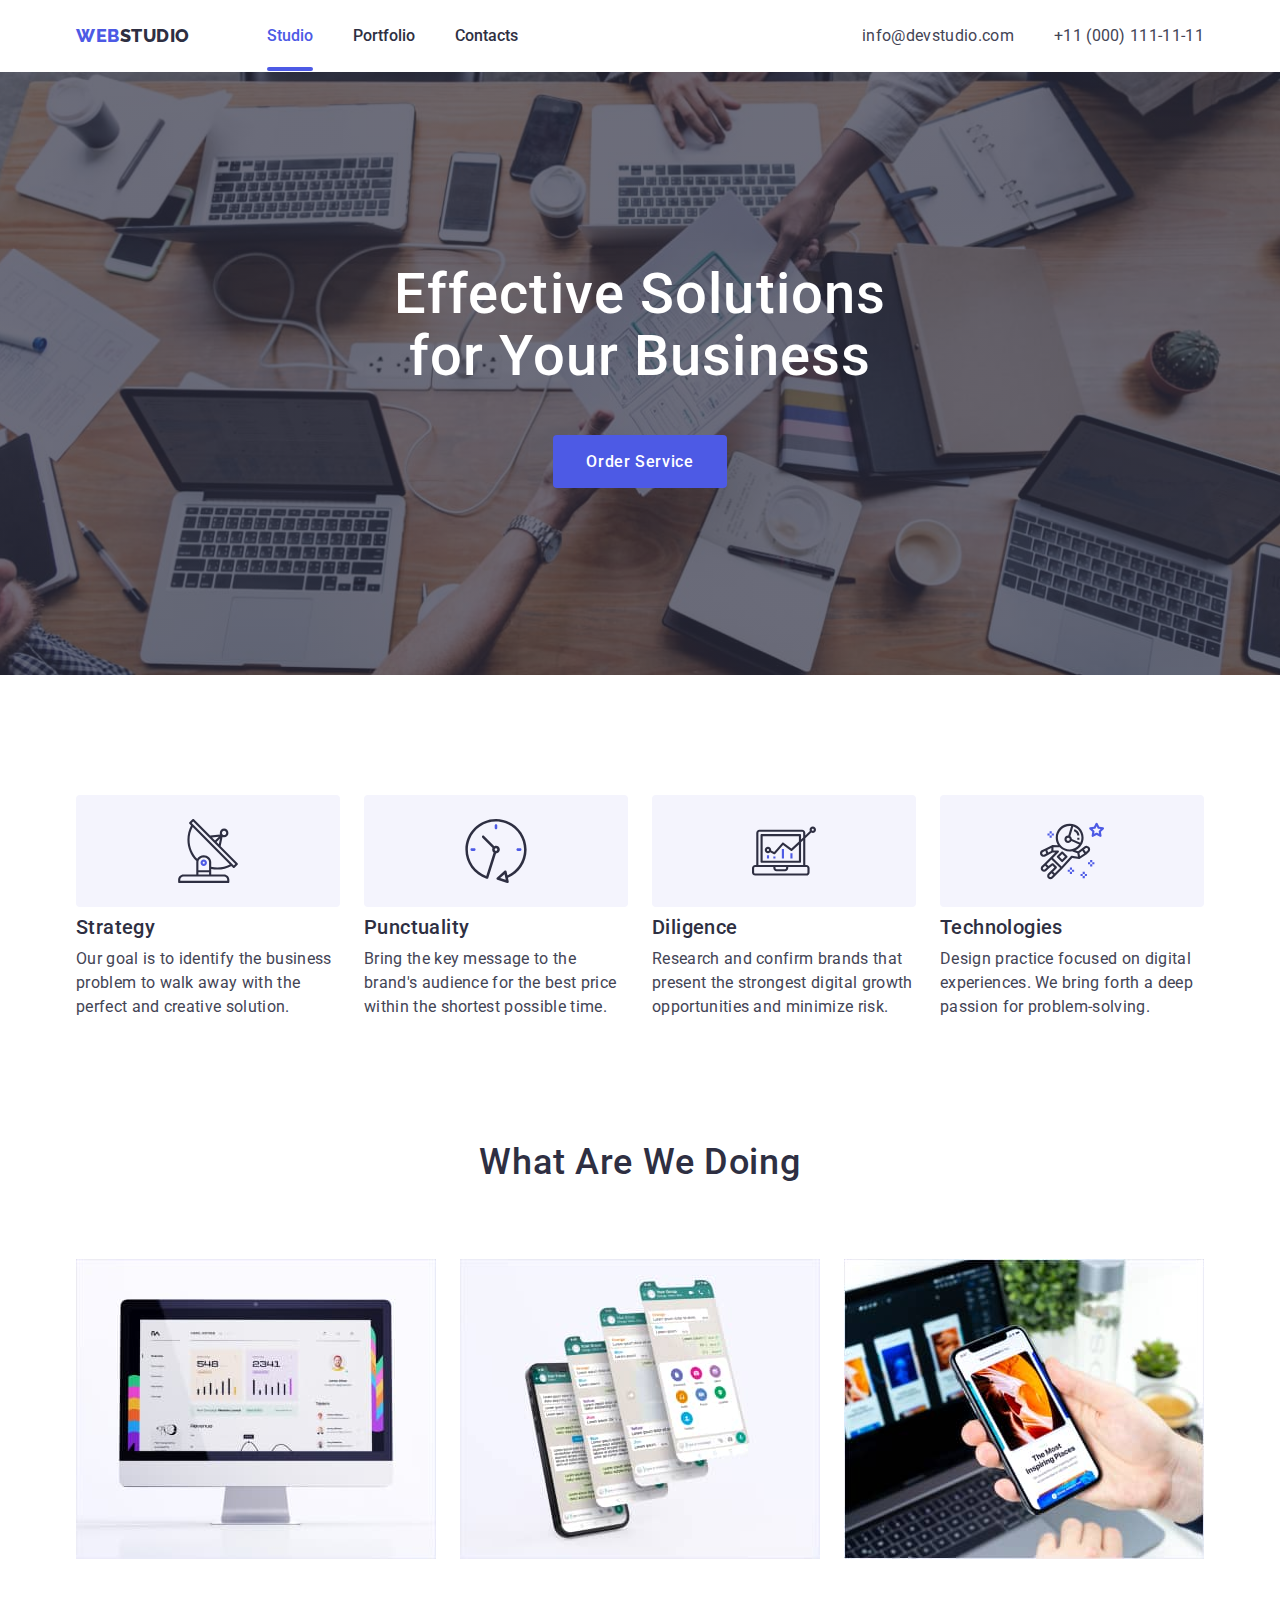
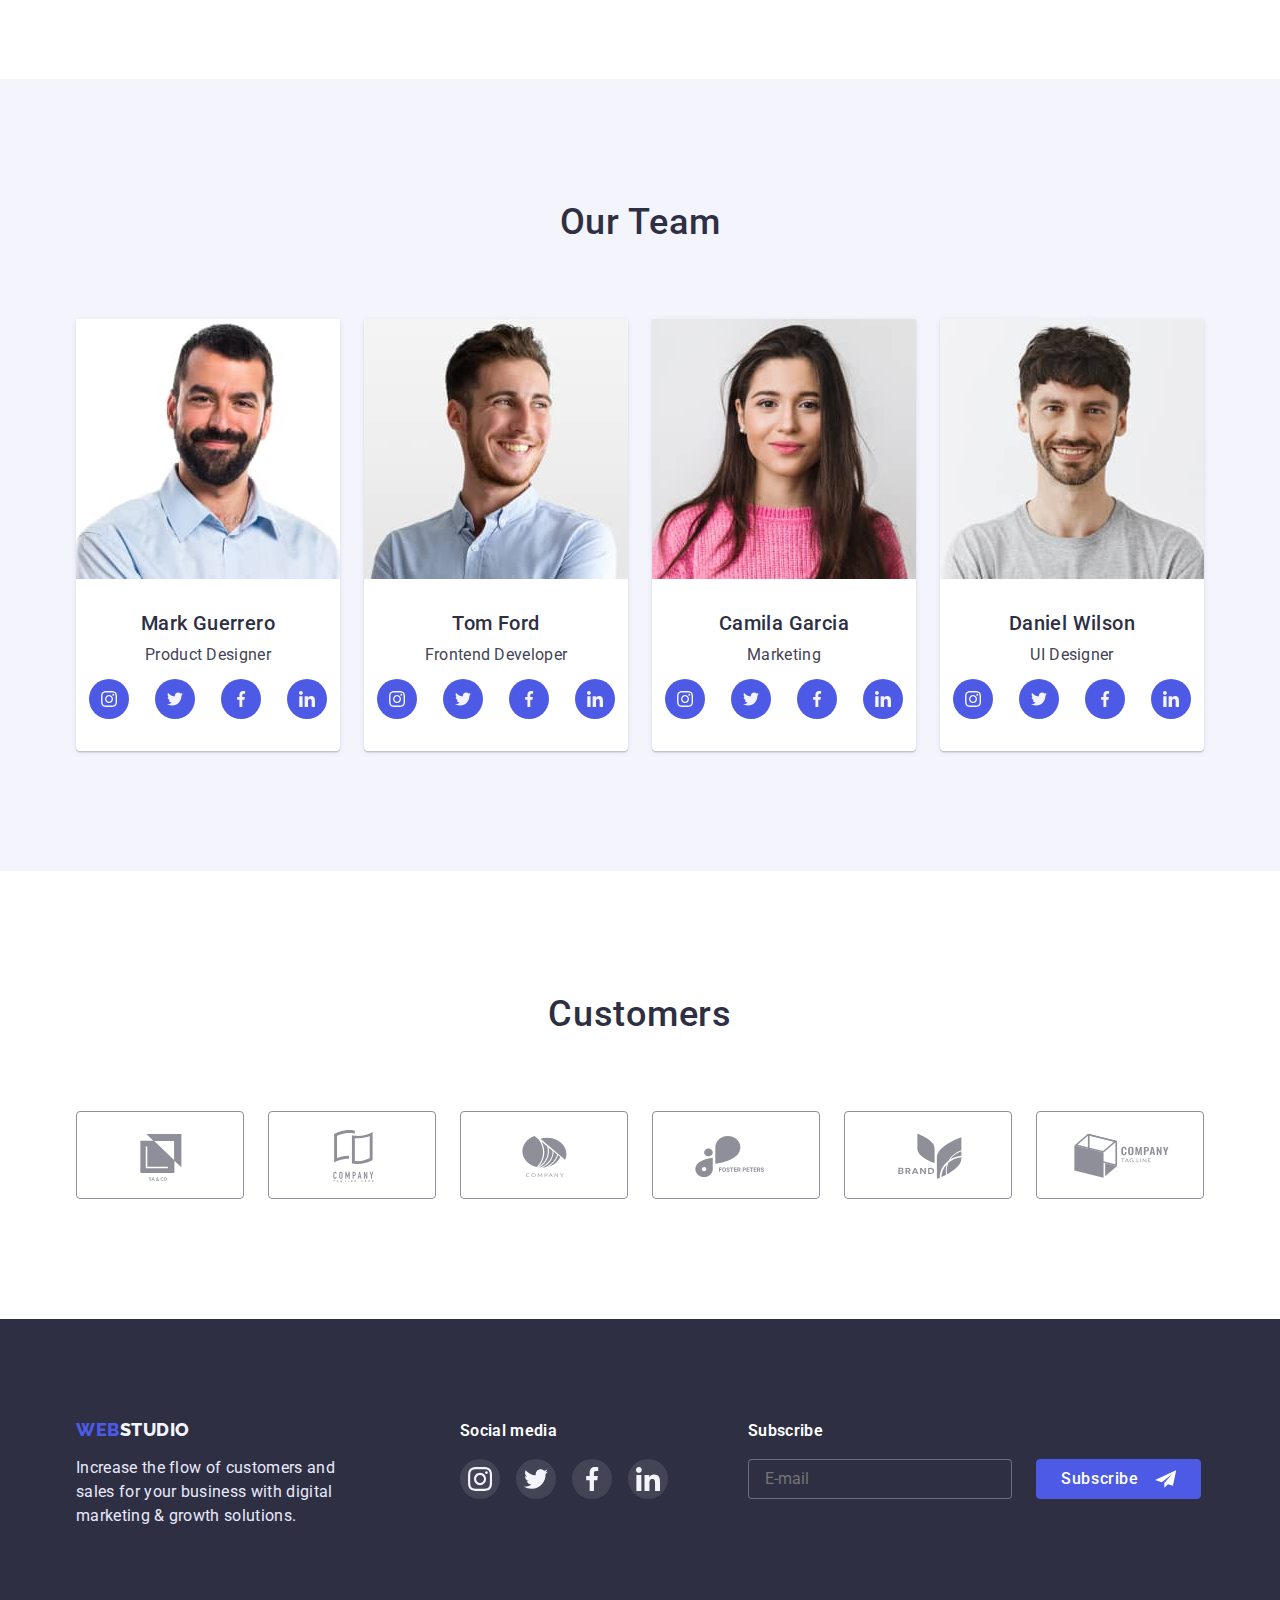
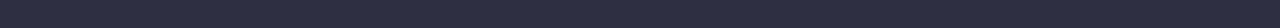
<file: index.html>
<!DOCTYPE html>
<html lang="en">
  <head>
    <meta charset="UTF-8">
    <meta http-equiv="X-UA-Compatible" content="IE=edge">
    <meta name="viewport" content="width=device-width, initial-scale=1.0">
    <title>Studio</title>
    <link
      href="https://fonts.googleapis.com/css2?family=Raleway:wght@800&family=Roboto:wght@400;500;700;900&display=swap"
      rel="stylesheet">
    <link
      rel="stylesheet"
      href="https://cdn.jsdelivr.net/npm/modern-normalize@1.1.0/modern-normalize.css">
    <link rel="stylesheet" href="css/styles.css">
  </head>
  <body class="page">
    <!--шапка сторінки-->
    <header class="page-header">
      <div class="container con-header">
        <nav class="page-nav con-header">
          <a class="logo link" href="./index.html"
            >WEB<span class="text-logo">STUDIO</span></a
          >
          <ul class="menu list">
            <li class="menu-item">
              <a class="menu-link current link" href="./index.html">Studio</a>
            </li>
            <li class="menu-item">
              <a class="menu-link link" href="./portfolio.html">Portfolio</a>
            </li>
            <li class="menu-item">
              <a class="menu-link link" href="./Contacts">Contacts</a>
            </li>
          </ul>
        </nav>
        <ul class="menu-contacts list">
          <li class="menu-item">
            <a class="contact-mail link" href="mailto:info@devstudio.com"
              >info@devstudio.com</a
            >
          </li>
          <li class="menu-item">
            <a class="contact-phone link" href="tel:+110001111111"
              >+11 (000) 111-11-11</a
            >
          </li>
        </ul>
      </div>
    </header>
    <div class="container"></div>
    <main class="content">
      <!--заголовок і кнопка-->
      <section class="hero">
        <div class="container">
          <h1 class="hero-title">
            Effective Solutions <br>for Your Business
          </h1>

          <button data-modal-open class="btn" type="button">
            Order Service
          </button>
        </div>
      </section>
      <!--прихований заголовок 2-го типу. Перша секція тексту-->
      <section class="section-work">
        <div class="container">
          <h2 class="hidden">What We Teach</h2>
          <ul class="works-list list">
            <li class="works-list-item">
              <div class="svg-works">
                <svg class="svg-works-list">
                  <use href="./images/symbol-defs.svg#icon-antenna"></use>
                </svg>
              </div>
              <div class="text-block">
                <h3 class="works-title">Strategy</h3>
                <p class="text">
                  Our goal is to identify the business problem to walk away with
                  the perfect and creative solution.
                </p>
              </div>
            </li>
            <li class="works-list-item">
              <div class="svg-works">
                <svg class="svg-works-list">
                  <use href="./images/symbol-defs.svg#icon-clock"></use>
                </svg>
              </div>
              <div class="text-block">
                <h3 class="works-title">Punctuality</h3>
                <p class="text">
                  Bring the key message to the brand's audience for the best
                  price within the shortest possible time.
                </p>
              </div>
            </li>
            <li class="works-list-item">
              <div class="svg-works">
                <svg class="svg-works-list">
                  <use href="./images/symbol-defs.svg#icon-diagram"></use>
                </svg>
              </div>
              <div class="text-block">
                <h3 class="works-title">Diligence</h3>
                <p class="text">
                  Research and confirm brands that present the strongest digital
                  growth opportunities and minimize risk.
                </p>
              </div>
            </li>
            <li class="works-list-item">
              <div class="svg-works">
                <svg class="svg-works-list">
                  <use href="./images/symbol-defs.svg#icon-astronaut"></use>
                </svg>
              </div>
              <div class="text-block">
                <h3 class="works-title">Technologies</h3>
                <p class="text">
                  Design practice focused on digital experiences. We bring forth
                  a deep passion for problem-solving.
                </p>
              </div>
            </li>
          </ul>
        </div>
      </section>

      <!--список з першими фото-->
      <section class="section-app">
        <div class="container">
          <h2 class="secondary-title">What Are We Doing</h2>
          <ul class="apps-list list">
            <li class="apps-list-item">
              <img
                class="img-app"
                src="./images/img1.jpg"
                alt="personal computer"
                width="360">
            </li>
            <li class="apps-list-item">
              <img
                class="img-app"
                src="./images/img2.jpg"
                alt="app for phone"
                width="360">
            </li>
            <li class="apps-list-item">
              <img
                class="img-app"
                src="./images/img3.jpg"
                alt="mobile phone"
                width="360">
            </li>
          </ul>
        </div>
      </section>

      <!--список з учасниками-->
      <section class="section-team">
        <div class="container">
          <h2 class="secondary-title">Our Team</h2>
          <ul class="team-list list">
            <li class="team-list-item">
              <img
                class="img"
                src="./images/img4.jpg"
                alt="our designer"
                width="264">
              <div class="container-our-team">
                <h3 class="team-title">Mark Guerrero</h3>
                <p class="team-text">Product Designer</p>
                <ul class="social-media list">
                  <li class="social-media-item">
                    <a class="social-media-link link" href="">
                      <svg class="svg-social-media" width="16px" height="16px">
                        <use
                          href="./images/symbol-defs.svg#icon-instagram"
                        ></use>
                      </svg>
                    </a>
                  </li>
                  <li class="social-media-item">
                    <a class="social-media-link link" href="">
                      <svg class="svg-social-media" width="16px" height="16px">
                        <use href="./images/symbol-defs.svg#icon-twitter"></use>
                      </svg>
                    </a>
                  </li>
                  <li class="social-media-item">
                    <a class="social-media-link link" href="">
                      <svg class="svg-social-media" width="16px" height="16px">
                        <use
                          href="./images/symbol-defs.svg#icon-facebook"
                        ></use>
                      </svg>
                    </a>
                  </li>
                  <li class="social-media-item">
                    <a class="social-media-link link" href="">
                      <svg class="svg-social-media" width="16px" height="16px">
                        <use
                          href="./images/symbol-defs.svg#icon-linkedin"
                        ></use>
                      </svg>
                    </a>
                  </li>
                </ul>
              </div>
            </li>
            <li class="team-list-item">
              <img
                class="img"
                src="./images/img5.jpg"
                alt="our developer"
                width="264">
              <div class="container-our-team">
                <h3 class="team-title">Tom Ford</h3>
                <p class="team-text">Frontend Developer</p>
                <ul class="social-media list">
                  <li class="social-media-item">
                    <a class="social-media-link link" href="">
                      <svg class="svg-social-media" width="16px" height="16px">
                        <use
                          href="./images/symbol-defs.svg#icon-instagram"
                        ></use>
                      </svg>
                    </a>
                  </li>
                  <li class="social-media-item">
                    <a class="social-media-link link" href="">
                      <svg class="svg-social-media" width="16px" height="16px">
                        <use href="./images/symbol-defs.svg#icon-twitter"></use>
                      </svg>
                    </a>
                  </li>
                  <li class="social-media-item">
                    <a class="social-media-link link" href="">
                      <svg class="svg-social-media" width="16px" height="16px">
                        <use
                          href="./images/symbol-defs.svg#icon-facebook"
                        ></use>
                      </svg>
                    </a>
                  </li>
                  <li class="social-media-item">
                    <a class="social-media-link link" href="">
                      <svg class="svg-social-media" width="16px" height="16px">
                        <use
                          href="./images/symbol-defs.svg#icon-linkedin"
                        ></use>
                      </svg>
                    </a>
                  </li>
                </ul>
              </div>
            </li>
            <li class="team-list-item">
              <img
                class="img"
                src="./images/img6.jpg"
                alt="our marketing"
                width="264">
              <div class="container-our-team">
                <h3 class="team-title">Camila Garcia</h3>
                <p class="team-text">Marketing</p>
                <ul class="social-media list">
                  <li class="social-media-item">
                    <a class="social-media-link link" href="">
                      <svg class="svg-social-media" width="16px" height="16px">
                        <use
                          href="./images/symbol-defs.svg#icon-instagram"
                        ></use>
                      </svg>
                    </a>
                  </li>
                  <li class="social-media-item">
                    <a class="social-media-link link" href="">
                      <svg class="svg-social-media" width="16px" height="16px">
                        <use href="./images/symbol-defs.svg#icon-twitter"></use>
                      </svg>
                    </a>
                  </li>
                  <li class="social-media-item">
                    <a class="social-media-link link" href="">
                      <svg class="svg-social-media" width="16px" height="16px">
                        <use
                          href="./images/symbol-defs.svg#icon-facebook"
                        ></use>
                      </svg>
                    </a>
                  </li>
                  <li class="social-media-item">
                    <a class="social-media-link link" href="">
                      <svg class="svg-social-media" width="16px" height="16px">
                        <use
                          href="./images/symbol-defs.svg#icon-linkedin"
                        ></use>
                      </svg>
                    </a>
                  </li>
                </ul>
              </div>
            </li>
            <li class="team-list-item">
              <img
                class="img"
                src="./images/img7.jpg"
                alt="our ul designer"
                width="264">
              <div class="container-our-team">
                <h3 class="team-title">Daniel Wilson</h3>
                <p class="team-text">UI Designer</p>
                <ul class="social-media list">
                  <li class="social-media-item">
                    <a class="social-media-link link" href="">
                      <svg class="svg-social-media" width="16px" height="16px">
                        <use
                          href="./images/symbol-defs.svg#icon-instagram"
                        ></use>
                      </svg>
                    </a>
                  </li>
                  <li class="social-media-item">
                    <a class="social-media-link link" href="">
                      <svg class="svg-social-media" width="16px" height="16px">
                        <use href="./images/symbol-defs.svg#icon-twitter"></use>
                      </svg>
                    </a>
                  </li>
                  <li class="social-media-item">
                    <a class="social-media-link link" href="">
                      <svg class="svg-social-media" width="16px" height="16px">
                        <use
                          href="./images/symbol-defs.svg#icon-facebook"
                        ></use>
                      </svg>
                    </a>
                  </li>
                  <li class="social-media-item">
                    <a class="social-media-link link" href="">
                      <svg class="svg-social-media" width="16px" height="16px">
                        <use
                          href="./images/symbol-defs.svg#icon-linkedin"
                        ></use>
                      </svg>
                    </a>
                  </li>
                </ul>
              </div>
            </li>
          </ul>
        </div>
      </section>
      <section class="section-customers">
        <div class="container">
          <h2 class="secondary-title">Customers</h2>
          <ul class="customers-list list">
            <li class="customer-list-item">
              <a class="customer-list-link link" href="">
                <svg class="icon-customers">
                  <use href="./images/symbol-defs.svg#icon-logo1"></use>
                </svg>
              </a>
            </li>
            <li class="customer-list-item">
              <a class="customer-list-link link" href="">
                <svg class="icon-customers">
                  <use href="./images/symbol-defs.svg#icon-logo2"></use>
                </svg>
              </a>
            </li>
            <li class="customer-list-item">
              <a class="customer-list-link link" href="">
                <svg class="icon-customers">
                  <use href="./images/symbol-defs.svg#icon-logo3"></use>
                </svg>
              </a>
            </li>
            <li class="customer-list-item">
              <a class="customer-list-link link" href="">
                <svg class="icon-customers">
                  <use href="./images/symbol-defs.svg#icon-logo4"></use>
                </svg>
              </a>
            </li>
            <li class="customer-list-item">
              <a class="customer-list-link link" href="">
                <svg class="icon-customers">
                  <use href="./images/symbol-defs.svg#icon-logo5"></use>
                </svg>
              </a>
            </li>
            <li class="customer-list-item">
              <a class="customer-list-link link" href="">
                <svg class="icon-customers">
                  <use href="./images/symbol-defs.svg#icon-logo6"></use>
                </svg>
              </a>
            </li>
          </ul>
        </div>
      </section>
    </main>
    <!--підвал, але без посилань-->
    <footer class="page-footer">
      <div class="footer-position container">
        <div class="footer-logo-container">
          <a class="logo-footer link" href="./index.html"
            >WEB<span class="text-logo-footer">STUDIO</span></a
          >
          <p class="text-footer">
            Increase the flow of customers and sales for your business with
            digital marketing & growth solutions.
          </p>
        </div>
        <div class="footer-social-media">
          <h3 class="footer-title">Social media</h3>
          <ul class="social-media-footer list">
            <li class="social-media-item">
              <a class="social-media-footer-link link" href="">
                <svg class="svg-social-media" width="24px" height="24px">
                  <use href="./images/symbol-defs.svg#icon-instagram"></use>
                </svg>
              </a>
            </li>
            <li class="social-media-item">
              <a class="social-media-footer-link link" href="">
                <svg class="svg-social-media" width="24px" height="24px">
                  <use href="./images/symbol-defs.svg#icon-twitter"></use>
                </svg>
              </a>
            </li>
            <li class="social-media-item">
              <a class="social-media-footer-link link" href="">
                <svg class="svg-social-media" width="24px" height="24px">
                  <use href="./images/symbol-defs.svg#icon-facebook"></use>
                </svg>
              </a>
            </li>
            <li class="social-media-item">
              <a class="social-media-footer-link link" href="">
                <svg class="svg-social-media" width="24px" height="24px">
                  <use href="./images/symbol-defs.svg#icon-linkedin"></use>
                </svg>
              </a>
            </li>
          </ul>
        </div>
        <div class="container-subscribe">
          <form class="form-sub">
            <p class="subscribe-text">Subscribe</p>
            <div class="position-sub">
              <label class="label-sub">
                <input
                  class="input-sub"
                  type="email"
                  name="email"
                  placeholder="E-mail"
                  required>
              </label>
              <button class="btn-subscribe" type="submit">
                Subscribe
                <svg class="svg-subscribe">
                  <use href="./images/symbol-defs.svg#icon-svg-btn-sub"></use>
                </svg>
              </button>
            </div>
          </form>
        </div>
      </div>
    </footer>
    <!-- Modal window -->
    <div class="backdrop is-hidden" data-modal>
      <div class="modal">
        <button data-modal-close class="modal-btn" type="button">
          <svg class="modalsvg">
            <use href="./images/symbol-defs.svg#icon-close"></use>
          </svg>
        </button>
        <form>
          <p class="text-action">
            Leave your contacts and we will call you back
          </p>
          <label class="form-label">
            <span class="input-desc">Name</span>
            <span class="form-input-wrapper">
              <input
                class="form-input"
                type="text"
                name="user_name"
                autofocus
                required>
              <svg class="svg-modal">
                <use href="./images/symbol-defs.svg#icon-person"></use>
              </svg>
            </span>
          </label>
          <label class="form-label">
            <span class="input-desc">Phone</span>
            <span class="form-input-wrapper">
              <input
                class="form-input"
                type="text"
                name="user_phone"
                required>
              <svg class="svg-modal">
                <use href="./images/symbol-defs.svg#icon-phone"></use>
              </svg>
            </span>
          </label>
          <label class="form-label">
            <span class="input-desc">Email</span>
            <span class="form-input-wrapper">
              <input
                class="form-input"
                type="email"
                name="user_email"
                required>
              <svg class="svg-modal">
                <use href="./images/symbol-defs.svg#icon-email"></use>
              </svg>
            </span>
          </label>
          <label class="form-label">
            <span class="input-desc">Comment</span>
            <textarea
              class="textarea-form"
              name="user_messge"
              placeholder="Text input"
            ></textarea>
          </label>
          <label class="form-checkbox-label">
            <input
              class="form-checkbox hidden"
              type="checkbox"
              name="policy"
              value="accept_policy">
            <span class="form-fake-checkbox">
              <svg class="svg-fake-checkbox">
                <use href="./images/symbol-defs.svg#icon-checkbox"></use>
              </svg>
            </span>
            <span class="form-checkbox-desc"
              >I accept the terms and conditions of the&nbsp;<a
                class="privacy-policy-link"
                href=""
                >Privacy Policy</a
              ></span>
          </label>
          <button class="btn-submit" type="submit">Send</button>
        </form>
      </div>
    </div>
    <script src="./js/modal.js"></script>
  </body>
</html>
</file>
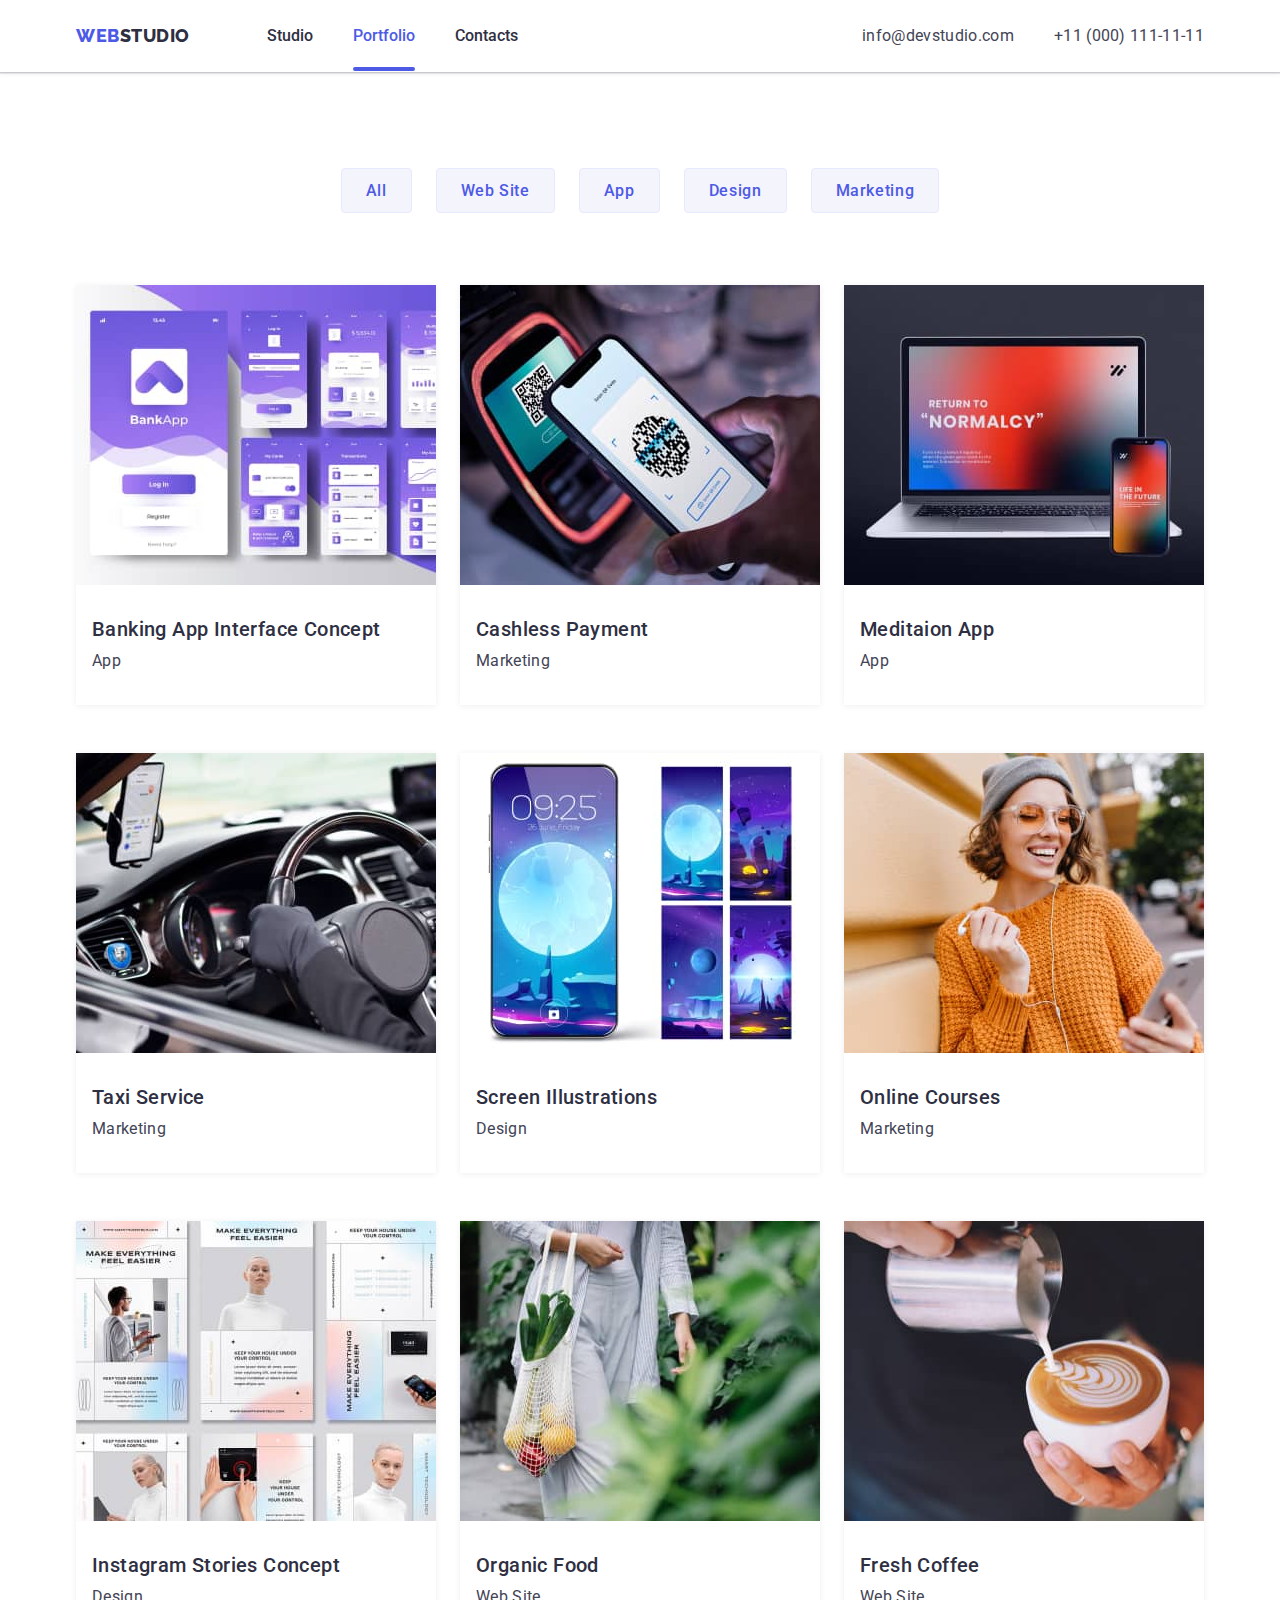
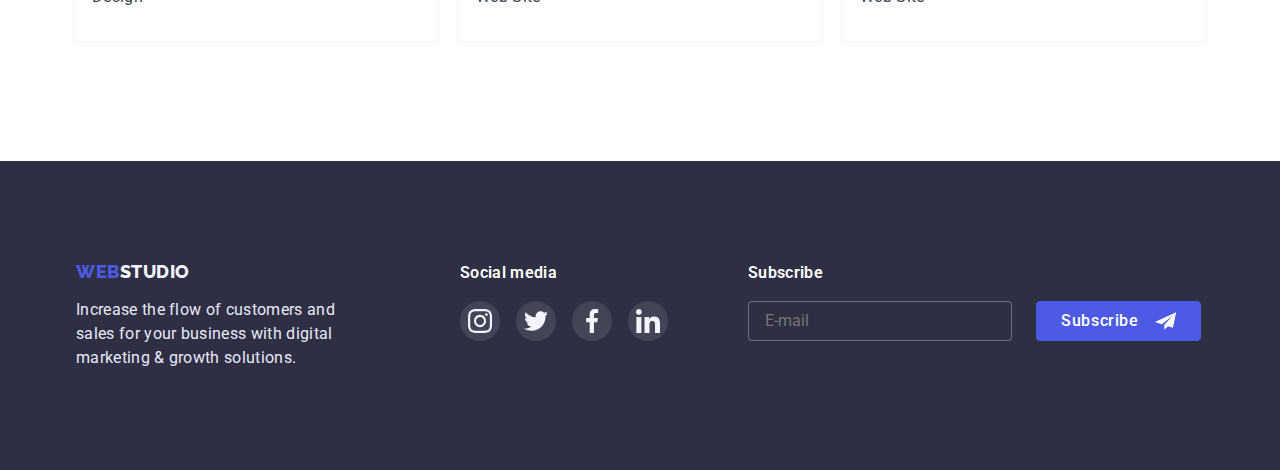
<file: portfolio.html>
<!DOCTYPE html>
<html lang="en">
  <head>
    <meta charset="UTF-8">
    <meta http-equiv="X-UA-Compatible" content="IE=edge">
    <meta name="viewport" content="width=device-width, initial-scale=1.0">
    <title>Portfolio</title>
    <link
      href="https://fonts.googleapis.com/css2?family=Raleway:wght@700&family=Roboto:wght@400;500;700;900&display=swap"
      rel="stylesheet">
    <link
      rel="stylesheet"
      href="https://cdn.jsdelivr.net/npm/modern-normalize@1.1.0/modern-normalize.css">
    <link rel="stylesheet" href="css/styles.css">
  </head>
  <body class="body">
    <!-- хедер такий як у індекс -->
    <header class="page-header">
      <div class="container con-header">
        <nav class="page-nav con-header">
          <a class="logo link" href="./index.html"
            >WEB<span class="text-logo">STUDIO</span></a
          >
          <ul class="menu list">
            <li class="menu-item">
              <a class="menu-link link" href="./index.html">Studio</a>
            </li>
            <li class="menu-item">
              <a class="menu-link current link" href="./portfolio.html"
                >Portfolio</a
              >
            </li>
            <li class="menu-item">
              <a class="menu-link link" href="./Contacts">Contacts</a>
            </li>
          </ul>
        </nav>
        <ul class="menu-contacts list">
          <li class="menu-item">
            <a class="contact-mail link" href="mailto:info@devstudio.com"
              >info@devstudio.com</a
            >
          </li>
          <li class="menu-item">
            <a class="contact-phone link" href="tel:+110001111111"
              >+11 (000) 111-11-11</a
            >
          </li>
        </ul>
      </div>
    </header>

    <main class="content">
      <section class="section-portfolio">
        <div class="container">
          <!-- прихований заголовок -->
          <h1 class="hidden">What We Do</h1>
          <!--фільтр робіт-->
          <ul class="filter-btn list">
            <li class="filter-btn-item">
              <button class="btn-filter" type="button">All</button>
            </li>
            <li class="filter-btn-item">
              <button class="btn-filter" type="button">Web Site</button>
            </li>
            <li class="filter-btn-item">
              <button class="btn-filter" type="button">App</button>
            </li>
            <li class="filter-btn-item">
              <button class="btn-filter" type="button">Design</button>
            </li>
            <li class="filter-btn-item">
              <button class="btn-filter" type="button">Marketing</button>
            </li>
          </ul>
          <ul class="list-works list">
            <li class="list-works-item">
              <a class="list-works-link link" href="">
                <div class="overlay">
                  <img
                    class="img"
                    src="./images/img11.jpg"
                    alt="Bank App screens">
                  <p class="text-overlay">
                    14 Stylish and User-Friendly App Design Concepts · Task
                    Manager App · Calorie Tracker App · Exotic Fruit Ecommerce
                    App · Cloud Storage App
                  </p>
                </div>
                <div class="container-works-item">
                  <h2 class="title-list-works">
                    Banking App Interface Concept
                  </h2>
                  <p class="text-list-works">App</p>
                </div>
              </a>
            </li>
            <li class="list-works-item">
              <a class="list-works-link link" href="">
                <div class="overlay">
                  <img
                    class="img"
                    src="./images/img22.jpg"
                    alt="blue ground"
                    width="360">
                  <p class="text-overlay">
                    14 Stylish and User-Friendly App Design Concepts · Task
                    Manager App · Calorie Tracker App · Exotic Fruit Ecommerce
                    App · Cloud Storage App
                  </p>
                </div>
                <div class="container-works-item">
                  <h2 class="title-list-works">Cashless Payment</h2>
                  <p class="text-list-works">Marketing</p>
                </div>
              </a>
            </li>
            <li class="list-works-item">
              <a class="list-works-link link" href="">
                <div class="overlay">
                  <img
                    class="img"
                    src="./images/img33.jpg"
                    alt="App for PC and Handy"
                    width="360">
                  <p class="text-overlay">
                    14 Stylish and User-Friendly App Design Concepts · Task
                    Manager App · Calorie Tracker App · Exotic Fruit Ecommerce
                    App · Cloud Storage App
                  </p>
                </div>
                <div class="container-works-item">
                  <h2 class="title-list-works">Meditaion App</h2>
                  <p class="text-list-works">App</p>
                </div>
              </a>
            </li>
            <li class="list-works-item">
              <a class="list-works-link link" href="">
                <div class="overlay">
                  <img
                    class="img"
                    src="./images/img44.jpg"
                    alt="Car salon"
                    width="360">
                  <p class="text-overlay">
                    14 Stylish and User-Friendly App Design Concepts · Task
                    Manager App · Calorie Tracker App · Exotic Fruit Ecommerce
                    App · Cloud Storage App
                  </p>
                </div>
                <div class="container-works-item">
                  <h2 class="title-list-works">Taxi Service</h2>
                  <p class="text-list-works">Marketing</p>
                </div>
              </a>
            </li>
            <li class="list-works-item">
              <a class="list-works-link link" href="">
                <div class="overlay">
                  <img
                    class="img"
                    src="./images/img55.jpg"
                    alt="Screenlocks"
                    width="360">
                  <p class="text-overlay">
                    14 Stylish and User-Friendly App Design Concepts · Task
                    Manager App · Calorie Tracker App · Exotic Fruit Ecommerce
                    App · Cloud Storage App
                  </p>
                </div>
                <div class="container-works-item">
                  <h2 class="title-list-works">Screen Illustrations</h2>
                  <p class="text-list-works">Design</p>
                </div>
              </a>
            </li>
            <li class="list-works-item">
              <a class="list-works-link link" href="">
                <div class="overlay">
                  <img
                    class="img"
                    src="./images/img66.jpg"
                    alt="Girl listen music"
                    width="360">
                  <p class="text-overlay">
                    14 Stylish and User-Friendly App Design Concepts · Task
                    Manager App · Calorie Tracker App · Exotic Fruit Ecommerce
                    App · Cloud Storage App
                  </p>
                </div>
                <div class="container-works-item">
                  <h2 class="title-list-works">Online Courses</h2>
                  <p class="text-list-works">Marketing</p>
                </div>
              </a>
            </li>
            <li class="list-works-item">
              <a class="list-works-link link" href="">
                <div class="overlay">
                  <img
                    class="img"
                    src="./images/img77.jpg"
                    alt="Design screens in App"
                    width="360">
                  <p class="text-overlay">
                    14 Stylish and User-Friendly App Design Concepts · Task
                    Manager App · Calorie Tracker App · Exotic Fruit Ecommerce
                    App · Cloud Storage App
                  </p>
                </div>
                <div class="container-works-item">
                  <h2 class="title-list-works">Instagram Stories Concept</h2>
                  <p class="text-list-works">Design</p>
                </div>
              </a>
            </li>
            <li class="list-works-item">
              <a class="list-works-link link" href="">
                <div class="overlay">
                  <img
                    class="img"
                    src="./images/img88.jpg"
                    alt="Vegetables in a bag"
                    width="360">
                  <p class="text-overlay">
                    14 Stylish and User-Friendly App Design Concepts · Task
                    Manager App · Calorie Tracker App · Exotic Fruit Ecommerce
                    App · Cloud Storage App
                  </p>
                </div>
                <div class="container-works-item">
                  <h2 class="title-list-works">Organic Food</h2>
                  <p class="text-list-works">Web Site</p>
                </div>
              </a>
            </li>
            <li class="list-works-item">
              <a class="list-works-link link" href="">
                <div class="overlay">
                  <img
                    class="img"
                    src="./images/img99.jpg"
                    alt="Making coffee"
                    width="360">
                  <p class="text-overlay">
                    14 Stylish and User-Friendly App Design Concepts · Task
                    Manager App · Calorie Tracker App · Exotic Fruit Ecommerce
                    App · Cloud Storage App
                  </p>
                </div>
                <div class="container-works-item">
                  <h2 class="title-list-works">Fresh Coffee</h2>
                  <p class="text-list-works">Web Site</p>
                </div>
              </a>
            </li>
          </ul>
        </div>
      </section>
    </main>
    <!-- футер такий як у індекс -->
    <footer class="page-footer">
      <div class="footer-position container">
        <div class="footer-logo-container">
          <a class="logo-footer link" href="./index.html"
            >WEB<span class="text-logo-footer">STUDIO</span></a>
          <p class="text-footer">
            Increase the flow of customers and sales for your business with
            digital marketing & growth solutions.
          </p>
        </div>
        <div class="footer-social-media">
          <h3 class="footer-title">Social media</h3>
          <ul class="social-media-footer list">
            <li class="social-media-item">
              <a class="social-media-footer-link link" href="">
                <svg class="svg-social-media" width="24px" height="24px">
                  <use href="./images/symbol-defs.svg#icon-instagram"></use>
                </svg>
              </a>
            </li>
            <li class="social-media-item">
              <a class="social-media-footer-link link" href="">
                <svg class="svg-social-media" width="24px" height="24px">
                  <use href="./images/symbol-defs.svg#icon-twitter"></use>
                </svg>
              </a>
            </li>
            <li class="social-media-item">
              <a class="social-media-footer-link link" href="">
                <svg class="svg-social-media" width="24px" height="24px">
                  <use href="./images/symbol-defs.svg#icon-facebook"></use>
                </svg>
              </a>
            </li>
            <li class="social-media-item">
              <a class="social-media-footer-link link" href="">
                <svg class="svg-social-media" width="24px" height="24px">
                  <use href="./images/symbol-defs.svg#icon-linkedin"></use>
                </svg>
              </a>
            </li>
          </ul>
        </div>
        <div class="container-subscribe">
          <form class="form-sub">
            <p class="subscribe-text">Subscribe</p>
            <div class="position-sub">
              <label class="label-sub">
                <input
                  class="input-sub"
                  type="email"
                  name="email"
                  placeholder="E-mail"
                  required>
              </label>
              <button class="btn-subscribe" type="submit">
                Subscribe
                <svg class="svg-subscribe">
                  <use href="./images/symbol-defs.svg#icon-svg-btn-sub"></use>
                </svg>
              </button>
            </div>
          </form>
        </div>
      </div>
    </footer>
  </body>
</html>
</file>
<file: css/styles.css>
/* Утиліти */
:root {
--primary-brand : #4D5AE5;
--accept-col : #404BBF;
--text-col : #434455;
--dark : #2E2F42;
--subtle-text : #8E8F99;
--accent : #E7E9FC;
--light : #F4F4FD;
--success : #31D0AA;
--pure-white : #FFFFFF;

--tras-t-fun : cubic-bezier(0.4, 0, 0.2, 1);
}
body {
    font-family: 'Roboto', sans-serif;
    background-color: var(--pure-white);
    color: var(--text-col);
}

.list {
    list-style: none; 
}
.link {
    text-decoration: none;
}
h1,h2,h3,p,ul {
    margin: 0;
    padding: 0;
}
/* Хедер */
.page-header {
    background-color: var(--pure-white);
    box-shadow: 0px 2px 1px rgba(46, 47, 66, 0.08), 
    0px 1px 1px rgba(46, 47, 66, 0.16),
    0px 1px 6px rgba(46, 47, 66, 0.08);
}
.logo {
    margin-top: 24px;
    margin-right: 77px;
    margin-bottom: 24px;

    color: var(--primary-brand);

    font-family: 'Raleway';
    font-weight: 800;
    font-size: 18px;
    line-height: 1.33;
    display: flex;
    align-items: center;
    letter-spacing: 0.03em;
    text-transform: uppercase;
}
.text-logo {
    color: var(--dark);
}
.menu {
    display: flex;
}
.menu-item:not(:last-child) {
    margin-right: 40px;
}
/* .menu-item + .menu-item {
    margin-left: 20px;
} */

.menu-link {
    position: relative;
    padding-top: 24px;
    padding-bottom: 24px;
    
    font-weight: 500;
    font-size: 16px;
    line-height: 24px;
    letter-spacing: 1.5;
    color: var(--dark);

    transition: color 250ms var(--tras-t-fun);
}
.menu-link:hover,
.menu-link:focus {
    color: var(--primary-brand);
}
.current {
    color: var(--primary-brand)
}
.current::after {
    position: absolute;
    left: 0;
    bottom: -2.5px;
    content: '';
    display: block;
    width: 100%;
    height: 4px;
    background-color: var(--primary-brand);
    border-radius: 2px;
}
.menu-contacts {
    display: flex;
    margin-left: auto;
}
.contact-phone {
    padding-top: 24px;
    padding-bottom: 24px;
    
    font-size: 16px;
    line-height: 1.5;
    letter-spacing: 0.02em;
    color: var(--text-col);

    transition: color 250ms var(--tras-t-fun);
}
.contact-phone:hover,
.contact-phone:focus {
    color: var(--primary-brand)
}
.contact-mail {
    margin-left: auto;
    padding-top: 24px;
    padding-bottom: 24px;

    font-size: 16px;
    line-height: 1.5;
    letter-spacing: 0.02em;
    color: var(--text-col);

    transition: color 250ms var(--tras-t-fun);
}
.contact-mail:hover,
.contact-mail:focus {
    color: var(--primary-brand);
}
/* Контейнер, секції */
.container {
    width: 1158px;
    padding-left: 15px;
    padding-right: 15px;
    margin-right: auto;
    margin-left: auto;

    /* outline: 2px solid red; */
}
.con-header {
    display: flex;
    align-items: center;
}

.section {
    padding-bottom: 120px;
}
.section-work {
    padding-top: 120px;
    padding-bottom: 120px;
}
.section-app {
    padding-bottom: 120px;
}
.section-team {
    background-color: var(--light);
    padding-top: 120px;
    padding-bottom: 120px;
}
.section-customers {
    padding-top: 120px;
    padding-bottom: 120px;
}
/* Герой */

.hero {
    height: 603px;
    max-width: 1440px;
    margin-left: auto;
    margin-right: auto;
    padding-bottom: 192px;
    padding-top: 192px;
    background-image: linear-gradient(to right, rgba(46, 47, 66, 0.7), rgba(46, 47, 66, 0.7)),
    url(../images/hero.jpg);
    /* background-image: ; */

    background-color: var(--dark);
    
    background-repeat: no-repeat;
    background-position: center;
    background-size: cover;
    
  }
.hero-title {
    /* padding-top: 192px; */
    margin-bottom: 48px;

    color: var(--pure-white);
    font-weight: 500;
    font-size: 56px;
    line-height: 1.1;
    text-align: center;
    letter-spacing: 0.02em;
  }
  /* Кнопки */
.btn {
    display: block;
    margin: auto;
    min-width: 69px;
    border-radius: 4px;
    border: 1px solid transparent;
    padding: 16px 32px;

    color: var(--pure-white);
    font-family: 'Roboto', sans-serif;
    background-color: var(--primary-brand);
    font-weight: 500;
    font-size: 16px;
    line-height: 1.19;
    display: flex;
    align-items: center;
    letter-spacing: 0.04em;
    cursor: pointer;
    text-align: center;

    transition: box-shadow 250ms var(--tras-t-fun), background-color 250ms var(--tras-t-fun);
}
.btn:hover,
.btn:focus {
    color: var(--pure-white);
    background-color: var(--accept-col);
    border: 1px solid;
    border-color: var(--accept-col);
    box-shadow: 0px 3px 1px rgba(0, 0, 0, 0.1),
    0px 2px 1px rgba(0, 0, 0, 0.08),
    0px 2px 2px rgba(0, 0, 0, 0.12);
}
.btn:active {
    background-color: var(--primary-brand);
    color: var(--pure-white);
}
.btn-filter {
    display: block;
    min-width: 69px;
    border-radius: 4px;
    border: 1px solid;
    border-color: var(--accent);
    padding: 12px 24px;

    color: var(--primary-brand);
    font-family: 'Roboto', sans-serif;
    background-color: var(--light);
    font-weight: 500;
    font-size: 16px;
    line-height: 1.19;
    display: flex;
    align-items: center;
    letter-spacing: 0.04em;
    cursor: pointer;
    text-align: center;

    transition: color 250ms var(--tras-t-fun), background-color 250ms var(--tras-t-fun);  
}
.btn-filter:hover,
.btn-filter:focus {
    background-color: var(--primary-brand);
    color: var(--pure-white);
    border: 1px solid;
    border-color: var(--primary-brand);
    box-shadow: 0px 3px 1px rgba(0, 0, 0, 0.1),
    0px 2px 1px rgba(0, 0, 0, 0.08),
    0px 2px 2px rgba(0, 0, 0, 0.12);
}
.btn-filter:active {
    background-color: var(--primary-brand);
    color: var(--pure-white);
    box-shadow: 0px 3px 1px rgba(0, 0, 0, 0.1),
    0px 2px 1px rgba(0, 0, 0, 0.08),
    0px 2px 2px rgba(0, 0, 0, 0.12);
}
/* Контент */
.hidden {
    position: absolute;
    width: 1px;
    height: 1px;
    margin: -1px;
    border: 0;
    padding: 0;
    white-space: nowrap;
    clip-path: inset(100%);
    clip: rect(0 0 0 0);
    overflow: hidden;
    /* так сказав ментор */
}
.secondary-title {
    margin-bottom: 72px;

    font-weight: 500;
    font-size: 36px;
    line-height: 1.33;
    text-align: center;
    letter-spacing: 0.02em;
    text-transform: capitalize;
    color: var(--dark);
}
.works-list {
    display: flex;
    justify-content: space-between;
}
.works-list-item {
    width: 264px;
}
.svg-works {
    display: flex;
    justify-content: center;
    align-items: center;
    content: "";
    width: 264px;
    height: 112px;
    border-radius: 4px;
    background-color: var(--light);
    margin-bottom: 8px;
}
.svg-works-list {
    width: 64px;
    height: 64px;
}
.apps-list {
    display: flex;
    justify-content: space-between;
}
.team-list {
    display: flex;
    justify-content: space-between;
}
.team-list-item {
    background-color: var(--pure-white);
    box-shadow: 0px 1px 6px rgba(46, 47, 66, 0.08),
    0px 1px 1px rgba(46, 47, 66, 0.16),
    0px 2px 1px rgba(46, 47, 66, 0.08);
    border-radius: 0px 0px 4px 4px;
}

.works-title {
    margin-bottom: 8px;

    font-weight: 500;
    font-size: 20px;
    line-height: 1.2;
    letter-spacing: 0.02em;
    color: var(--dark); 
}
.team-title {
    margin-bottom: 8px;

    font-weight: 500;
    font-size: 20px;
    line-height: 1.2;
    letter-spacing: 0.02em;
    text-align: center;
    color: var(--dark);
}
.text {
    font-size: 16px;
    line-height: 1.5;
    letter-spacing: 0.02em;
    color: var(--text-col);
}
.team-text {
    font-size: 16px;
    line-height: 1.5;
    text-align: center;
    letter-spacing: 0.02em;
    color: var(--text-col);
}
.container-our-team {
    padding-top: 32px;
    padding-bottom: 32px;
}

/* Футер */

.footer-position {
    display: flex;
    align-items: baseline;
}
.footer-logo-container {
    width: 264px;
    margin-right: 120px;
}

.page-footer {
    background-color: var(--dark);
    padding-top: 100px;
    padding-bottom: 100px;
}
.logo-footer {
    margin-bottom: 16px;

    font-family: 'Raleway';
    font-weight: 800;
    font-size: 18px;
    line-height: 1.17;
    display: flex;
    align-items: center;
    letter-spacing: 0.03em;
    text-transform: uppercase;
    color: var(--primary-brand);
}
.text-logo-footer {
    font-family: 'Raleway';
    font-weight: 800;
    font-size: 18px;
    line-height: 1.17;
    display: flex;
    align-items: center;
    letter-spacing: 0.03em;
    text-transform: uppercase;
    color: var(--light);
}
.text-footer {
    font-size: 16px;
    line-height: 1.5;
    letter-spacing: 0.02em;
    color: var(--accent);
}

/* Портфоліо */

.section-portfolio {
    padding-top: 96px;
    padding-bottom: 120px;
}

.filter-btn {
    display: flex;
    justify-content: center;
}
.filter-btn-item:not(:last-child) {
    margin-right: 24px;
}

.list-works {
    margin-top: 72px;
    display: flex;
    flex-wrap: wrap;
    row-gap: 48px;
    column-gap: 24px;
    flex-basis: calc((100% - 48px)/3);
}
.list-works-item {
    box-shadow: 0px 1px 6px 0px #2E2F4214;

    transition: box-shadow 250ms var(--tras-t-fun);

    /* outline: 1px solid red; */
}
.list-works-item:hover, 
.list-works-item:focus {
    box-shadow: 0px 1px 6px rgba(46, 47, 66, 0.08),
    0px 1px 1px rgba(46, 47, 66, 0.16),
    0px 2px 1px rgba(46, 47, 66, 0.08);

}
/* .list-works-item:nth-child(3n) {
    margin-right: 0;
} */
.list-works-item:nth-last-child(-n+3) {
    margin-bottom: 0;
}
.overlay {
    position: relative;
    overflow: hidden;

}
.text-overlay {
    position: absolute;
    width: 100%;
    height: 100%;
    padding: 40px 32px;

    font-weight: 400;
    font-size: 16px;
    line-height: 1.5;
    letter-spacing: 0.02em;
    color: var(--light);
    background-color: var(--primary-brand);

    transition: opacity, transform, 250ms var(--tras-t-fun);
    overflow: hidden;
}
.list-works-link:hover .text-overlay,
.list-works-link:focus .text-overlay {
    transform: translateY(-100%);
    opacity: 1;
}
.img {
    display: block;
}
.img-app {
    display: block;
}
.title-list-works {
    margin-bottom: 8px;
    
    font-weight: 500;
    font-size: 20px;
    line-height: 1.2;
    letter-spacing: 0.02em;
    color: var(--dark);
}
.text-list-works {
    font-size: 16px;
    line-height: 1.5;
    letter-spacing: 0.02em;
    color: var(--text-col);
}
.container-works-item {
    padding: 32px 16px;
    /* box-shadow: 0px 1px 6px rgba(46, 47, 66, 0.08);
    border-bottom: 0.5px solid;
    border-right: 0.5px solid;
    border-left: 0.5px solid; */
    


    /* border-color: var(--light); */
    /* border: 0.5px solid #F4F4FD; */
}
.social-media {
    display: flex;
    text-align: center;
    justify-content: space-around;
    margin-top: 12px;
}
.social-media-link {
    display: flex;
    align-items: center;
    justify-content: center;
    width: 40px;
    height: 40px;
    background-color: var(--primary-brand);
    border-radius: 50%;
}
.svg-social-media {
    fill: var(--light);
}
.customers-list {
    display: flex;
    justify-content: space-between;
}
.customer-list-item {
    display: flex;
    justify-content: center;
    align-items: center;
}
.customer-list-link {
    display: flex;
    justify-content: center;
    align-items: center;
    width: 168px;
    height: 88px;
    color: var(--subtle-text);
    border: 1px solid;
    border-color: var(--subtle-text);
    border-radius: 4px;

    transition: color 250ms var(--tras-t-fun);
}
.customer-list-link:hover,
.customer-list-link:focus {
    color: var(--primary-brand);
    border-color: var(--primary-brand);
}
.icon-customers {
    width: 104px;
    height: 56px;
    fill: currentColor;
}
.footer-social-media {
    width: 208px;
    height: 80px;
}
.footer-title {
margin-bottom: 16px;
font-weight: 600;
font-size: 16px;
line-height: 1.5;
letter-spacing: 0.02em;

color: var(--pure-white);
}
.social-media-footer {
    display: flex;
    text-align: center;
    justify-content: space-between;
}
.social-media-footer-link {
    display: flex;
    align-items: center;
    justify-content: center;
    width: 40px;
    height: 40px;
    background-color: var(--text-col);
    border-radius: 50%;

    transition: background-color 250ms var(--tras-t-fun);
}
.social-media-footer-link:hover,
.social-media-footer-link:focus {
    background-color: var(--success);
}
/* Modal window */

.backdrop {
    position: fixed;
    top: 0;
    left: 0;
    width: 100%;
    height: 100%;
    background: rgba(46, 47, 66, 0.4);
    transition: opacity 250ms var(--tras-t-fun), visibility 250ms var(--tras-t-fun);
}
.backdrop.is-hidden {
    visibility: 0;
    opacity: 0;
    pointer-events: none;  
}
.modal {
    position: absolute;
    top: 50%;
    left: 50%;
    transform: translate(-50%, -50%);

    min-width: 408px;
    min-height: 576px;
    background: #FCFCFC;
    box-shadow: 0px 1px 1px rgba(0, 0, 0, 0.14),
    0px 1px 3px rgba(0, 0, 0, 0.12),
    0px 2px 1px rgba(0, 0, 0, 0.2);
    border-radius: 4px;
}
.modal-btn {
    position: absolute;
    top: 24px;
    right: 24px;
    display: flex;
    align-items: center;
    justify-content: center;
    width: 24px;
    height: 24px;
    background-color: var(--accent);
    border: 2px solid var(--accent);
    border-radius: 50%;
    box-shadow: 0px 1px 6px rgba(46, 47, 66, 0.08), 0px 1px 1px rgba(46, 47, 66, 0.16), 0px 2px 1px rgba(46, 47, 66, 0.08);
    cursor: pointer;
}
.modal-btn:active {
    background-color: var(--accept-col);
    border-color: var(--accept-col);
    box-shadow: none;
    fill: var(--pure-white);
}
.modalsvg {
    background-size: contain;
    background-repeat: no-repeat;
    background-position: center;
}
/* MODAL WIND FORM */
form {
    display: flex;
    flex-direction: column;
    padding: 72px 24px 24px 24px;
}
.form-label {
    margin-bottom: 8px;

    font-weight: 400;
    font-size: 12px;
    line-height: 1.3;
    letter-spacing: 0.04em;
    color: var(--subtle-text);
}
.form-label:nth-child(5) {
    margin-bottom: 0px;
}
.input-desc {
    display: block;
    margin-bottom: 4px;
}
.form-input {
    display: block;
    padding-top: 11px;
    padding-left: 38px;
    padding-bottom: 11px;
    width: 100%;
    height: 40px;
    border: 1px solid rgba(33, 33, 33, 0.2);
    border-radius: 4px;
    transition: outline 250ms var(--tras-t-fun);
}
.form-input-wrapper {
    display: block;
    position: relative;
}
.form-input:focus + .svg-modal {
    fill: var(--primary-brand)
}
.form-input:focus {
    outline: none;
    outline: 1px solid var(--primary-brand);
}
.svg-modal {
    display: block;
    position: absolute;
    left: 16px;
    top: 50%;
    transform: translateY(-50%);
    height: 24px;
    width: 18px;
    fill: var(--dark);
    transition: fill 250ms var(--tras-t-fun);
    
}
.textarea-form {
    display: block;
    margin-bottom: 16px;
    padding: 8px 16px;
    width: 100%;
    height: 120px;
    resize: none;
    border: 1px solid rgba(33, 33, 33, 0.2);
    border-radius: 4px; 
}
.textarea-form:focus {
    outline: none;
    border: 1px solid var(--primary-brand);
}
.textarea-form::placeholder {
    font-weight: 400;
    font-size: 12px;
    line-height: 1.33;
    letter-spacing: 0.04em;
    color: rgba(117, 117, 117, 0.5);
}
.text-action {
    margin-bottom: 14px;
    text-align: center;
    font-weight: 500;
    font-size: 16px;
    line-height: 1.5;
    text-align: center;
    letter-spacing: 0.02em;
    color: var(--dark);
}
.form-checkbox-desc {
    display: flex;
    align-items: center;
    margin-left: 8px;
    margin-bottom: 24px;
    font-weight: 400;
    font-size: 12px;
    line-height: 1.33;
    letter-spacing: 0.04em;
    color: #757575;
}
.privacy-policy-link {
    font-weight: 400;
    font-size: 12px;
    line-height: 1.33;
    letter-spacing: 0.04em;
    color: var(--primary-brand);
}
.form-checkbox-label {
    display: flex;
}
.form-fake-checkbox {
    display: inline-flex;
    align-items: center;
    justify-content: center;
    width: 16px;
    height: 16px;
    margin-left: 0;
    margin-right: 0;
    border: 2px solid var(--dark);
    border-radius: 2px;
    transition: background-color 250ms var(--tras-t-fun);
}
.svg-fake-checkbox {
    display: block;
    width: 10px;
    height: 8px;
    align-items: center;
    justify-content: center;
    opacity: 0; 
}
.form-checkbox:checked + .form-fake-checkbox {
    background-color: var(--accept-col);
    border: 1px solid var(--accept-col);
}
.form-checkbox:checked + .form-fake-checkbox .svg-fake-checkbox {
    opacity: 1;
    fill: var(--pure-white);
}
.form-checkbox:focus + .form-fake-checkbox {
    border: 1.25px solid var(--primary-brand);
}
.btn-submit {
    margin: auto;
    height: 56px;
    width: 169px;
    background: var(--primary-brand);
    border: 1px solid var(--primary-brand);
    box-shadow: 0px 4px 4px rgba(0, 0, 0, 0.15);
    border-radius: 4px;

    font-weight: 500;
    font-size: 16px;
    line-height: 1.5;
    letter-spacing: 0.04em;
    color: var(--pure-white);
    cursor: pointer;
    transition: box-shadow 250ms var(--tras-t-fun), background-color 250ms var(--tras-t-fun);
}
.btn-submit:hover,
.btn-submit:focus {
    color: var(--pure-white);
    background-color: var(--accept-col);
    border: 1px solid;
    border-color: var(--accept-col);
    box-shadow: 0px 3px 1px rgba(0, 0, 0, 0.1),
    0px 2px 1px rgba(0, 0, 0, 0.08),
    0px 2px 2px rgba(0, 0, 0, 0.12);
}
/* FORM SUBSCRIBE */
.container-subscribe {
    margin-left: 80px;
}
.subscribe-text {
    margin-bottom: 16px;
    font-weight: 600;
    font-size: 16px;
    line-height: 1.5;
    letter-spacing: 0.02em;

    color: var(--pure-white);
}
.form-sub {
    padding: 0;
}
.position-sub {
    display: flex;
    flex-direction: row;
}
.label-sub {
    display: inline-block;
}
.input-sub {
    padding: 8px 16px;
    height: 40px;
    width: 264px;
    color: var(--pure-white);
    background-color: var(--dark);
    border: 1px solid rgba(255, 255, 255, 0.3);
    border-radius: 4px;
}
.btn-subscribe {
    display: block;
    margin-left: 24px;
    height: 40px;
    width: 165px;
    padding: 8px 24px;
    background: var(--primary-brand);
    border: 1px solid var(--primary-brand);
    border-radius: 4px;
    font-weight: 500;
    font-size: 16px;
    line-height: 1.5;
    display: flex;
    align-items: center;
    text-align: center;
    letter-spacing: 0.04em;
    color: var(--pure-white);
    cursor: pointer;
    transition: box-shadow 250ms var(--tras-t-fun), background-color 250ms var(--tras-t-fun);
}
.btn-subscribe:hover,
.btn-subscribe:focus {
    color: var(--pure-white);
    background-color: var(--accept-col);
    border: 1px solid;
    border-color: var(--accept-col);
    box-shadow: 0px 3px 1px rgba(0, 0, 0, 0.1),
    0px 2px 1px rgba(0, 0, 0, 0.08),
    0px 2px 2px rgba(0, 0, 0, 0.12);
}
.svg-subscribe {
    margin-left: 16px;
    width: 24px;
    height: 24px;
}
</file>
